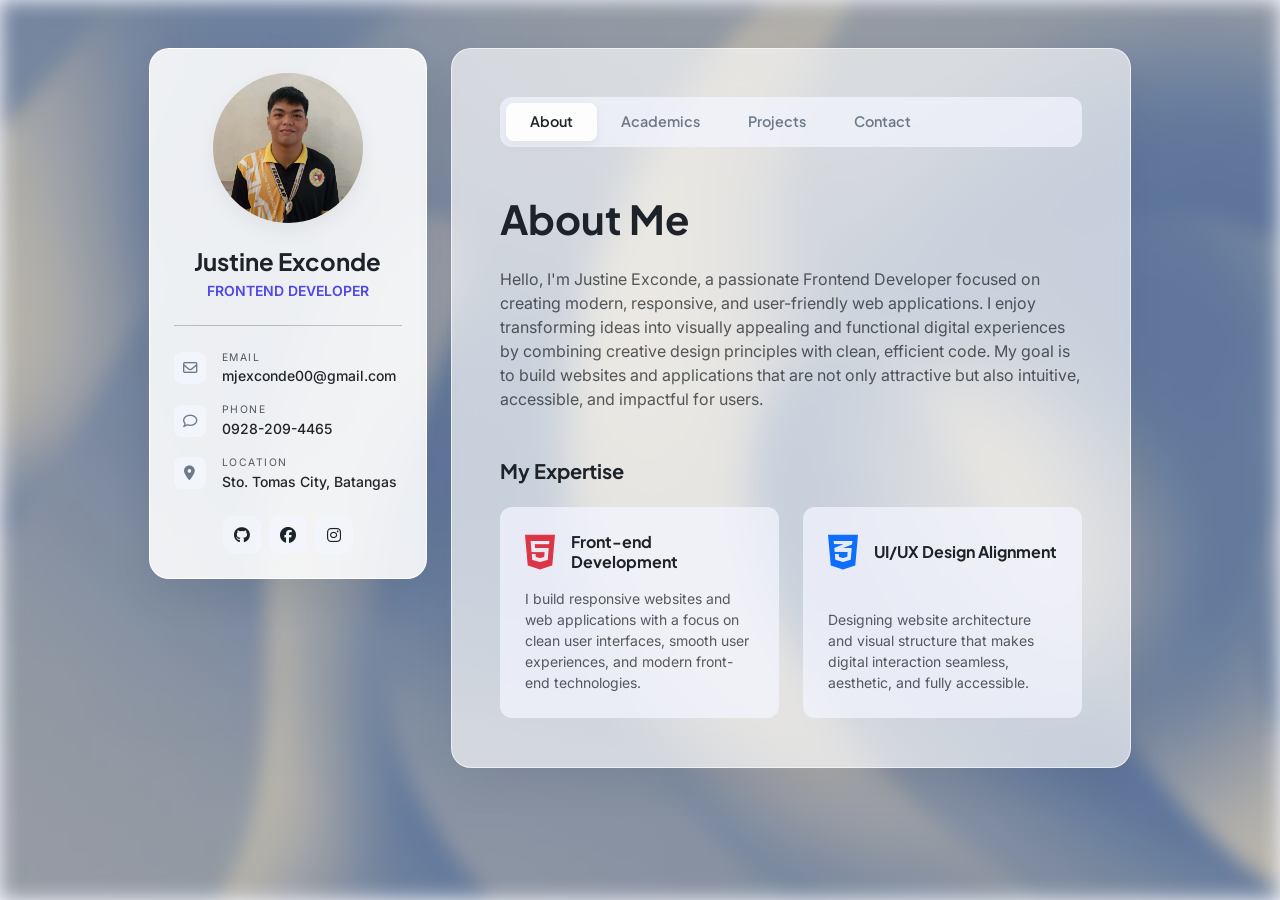
<file: index.html>
<!DOCTYPE html>
<html lang="en">
<head>
  <meta charset="UTF-8" />
  <meta name="viewport" content="width=device-width, initial-scale=1.0" />
  <title>Justine Exconde | Frontend Developer</title>
  <link href="https://cdn.jsdelivr.net/npm/bootstrap@5.3.0/dist/css/bootstrap.min.css" rel="stylesheet" />
  <link rel="icon" href="images/icons.png" />
  <link
    href="https://fonts.googleapis.com/css2?family=Inter:wght@300;400;500;600&family=Plus+Jakarta+Sans:wght@500;700;800&display=swap"
    rel="stylesheet" />
  <link rel="stylesheet" href="https://cdnjs.cloudflare.com/ajax/libs/font-awesome/6.4.0/css/all.min.css" />
  <link rel="stylesheet" href="style.css" />
</head>
<body>

  <div class="bg-photo" aria-hidden="true"></div>

  <div class="container-fluid min-vh-100 py-4 py-md-5 px-3 px-md-5">
    <div class="row g-4 justify-content-center">

      <aside class="col-xl-3 col-lg-4 col-md-5">
        <div class="profile-card text-center p-4 sticky-top">
          <div class="avatar-container mb-4 mx-auto">
            <img src="images/profile-avatar.jpg" alt="Justine Exconde" class="img-fluid rounded-5" />
          </div>

          <h1 class="h4 fw-bold mb-1 tracking-tight">Justine Exconde</h1>
          <p class="text-accent small fw-semibold uppercase tracking-wider mb-4">Frontend Developer</p>

          <hr class="my-4 opacity-10" />

          <div class="contact-info-list text-start small mb-4">
            <div class="d-flex align-items-center mb-3">
              <div class="icon-box me-3"><i class="fa-regular fa-envelope"></i></div>
              <div>
                <span class="text-muted d-block extra-small">EMAIL</span>
                <a href="mailto:mjexconde00@gmail.com" class="text-dark text-decoration-none fw-medium">mjexconde00@gmail.com</a>
              </div>
            </div>
            <div class="d-flex align-items-center mb-3">
              <div class="icon-box me-3"><i class="fa-regular fa-comment"></i></div>
              <div>
                <span class="text-muted d-block extra-small">PHONE</span>
                <span class="fw-medium text-dark">0928-209-4465</span>
              </div>
            </div>
            <div class="d-flex align-items-center">
              <div class="icon-box me-3"><i class="fa-solid fa-location-dot"></i></div>
              <div>
                <span class="text-muted d-block extra-small">LOCATION</span>
                <span class="fw-medium text-dark">Sto. Tomas City, Batangas</span>
              </div>
            </div>
          </div>

          <div class="d-flex justify-content-center gap-2 mt-4">
            <a href="#" class="social-btn"><i class="fab fa-github"></i></a>
            <a href="#" class="social-btn"><i class="fab fa-facebook"></i></a>
            <a href="#" class="social-btn"><i class="fab fa-instagram"></i></a>
          </div>
        </div>
      </aside>

      <main class="col-xl-7 col-lg-8 col-md-7">
        <div class="content-wrapper p-4 p-md-5">
          <ul class="nav custom-nav mb-5 d-flex justify-content-md-start justify-content-between"
            id="portfolioTabs" role="tablist">
            <li class="nav-item" role="presentation">
              <button class="nav-link active" id="about-tab" data-bs-toggle="tab" data-bs-target="#about" type="button"
                role="tab">About</button>
            </li>
            <li class="nav-item" role="presentation">
              <button class="nav-link" id="academics-tab" data-bs-toggle="tab" data-bs-target="#academics" type="button"
                role="tab">Academics</button>
            </li>
            <li class="nav-item" role="presentation">
              <button class="nav-link" id="projects-tab" data-bs-toggle="tab" data-bs-target="#projects" type="button"
                role="tab">Projects</button>
            </li>
            <li class="nav-item" role="presentation">
              <button class="nav-link" id="contacts-tab" data-bs-toggle="tab" data-bs-target="#contacts" type="button"
                role="tab">Contact</button>
            </li>
          </ul>

          <div class="tab-content" id="portfolioTabsContent">
            <div class="tab-pane fade show active" id="about" role="tabpanel">
              <h2 class="display-6 fw-bold mb-4">About Me</h2>
              <p class="lead-text text-muted mb-5">
               Hello, I'm Justine Exconde, a passionate Frontend Developer focused on creating modern, responsive, and user-friendly web applications. I enjoy transforming ideas into visually appealing and functional digital experiences by combining creative design principles with clean, efficient code. My goal is to build websites and applications that are not only attractive but also intuitive, accessible, and impactful for users.
              </p>

              <h3 class="h5 fw-bold mb-4 tracking-tight">My Expertise</h3>
              <div class="row g-4">
                <div class="col-md-6">
                  <div class="skill-card p-4">
                    <div class="d-flex align-items-center mb-3">
                      <i class="fab fa-html5 text-danger display-6 me-3"></i>
                      <h4 class="h6 fw-bold mb-0">Front-end Development</h4>
                    </div>
                    <p class="small text-muted mb-0">I build responsive websites and web applications with a focus on clean
                      user interfaces, smooth user experiences, and modern front-end technologies.</p>
                  </div>
                </div>
                <div class="col-md-6">
                  <div class="skill-card p-4">
                    <div class="d-flex align-items-center mb-3">
                      <i class="fab fa-css3-alt text-primary display-6 me-3"></i>
                      <h4 class="h6 fw-bold mb-0">UI/UX Design Alignment</h4>
                    </div>
                    <p class="small text-muted mb-0">Designing website architecture and visual structure that makes digital
                      interaction seamless, aesthetic, and fully accessible.</p>
                  </div>
                </div>
              </div>
            </div>

            <div class="tab-pane fade" id="academics" role="tabpanel" aria-labelledby="academics-tab">
              <h2 class="display-6 fw-bold mb-4">Academics</h2>
              <div class="row g-4">
                <div class="col-md-6">
                  <div class="academic-card">
                    <div class="project-preview p-4 d-flex align-items-center justify-content-center">
                      <img src="images/academics2.png" alt="Academic record preview"
                        class="img-fluid rounded-3" style="max-height:220px; object-fit:cover;" />
                    </div>
                    <div class="p-4">
                      <h4 class="h6 fw-bold mb-1">BENTO</h4>
                      <p class="small text-muted mb-3">Bento Layouting</p>
                      <a href="https://marcexconde.github.io/academic/" class="btn btn-outline-dark btn-sm rounded-pill px-3">View on GitHub</a>
                    </div>
                  </div>
                </div>
                <div class="col-md-6">
                  <div class="academic-card">
                    <div class="project-preview p-4 d-flex align-items-center justify-content-center">
                      <img src="images/academics1.png" alt="Academic record preview"
                        class="img-fluid rounded-3" style="max-height:220px; object-fit:cover;" />
                    </div>
                    <div class="p-4">
                      <h4 class="h6 fw-bold mb-1">BENTO</h4>
                      <p class="small text-muted mb-3">NBA BENTO LAYOUT</p>
                      <a href="https://marcexconde.github.io/academic/" class="btn btn-outline-dark btn-sm rounded-pill px-3">View on GitHub</a>
                    </div>
                  </div>
                </div>
              </div>
            </div>

            <div class="tab-pane fade" id="projects" role="tabpanel">
              <h2 class="display-6 fw-bold mb-4">My Projects</h2>
              <div class="row g-4">
                <div class="col-md-6">
                  <div class="project-card">
                    <div class="project-preview p-4 d-flex align-items-center justify-content-center">
                      <img src="images/project1.png" alt="Rental House Subdivision preview"
                        class="img-fluid rounded-3" style="max-height:220px; object-fit:cover;" />
                    </div>
                    <div class="p-4">
                      <h4 class="h6 fw-bold mb-1">Rental-House-Subdivision</h4>
                      <p class="small text-muted mb-3">Web Architecture & UI Integration</p>
                      <a href="#" class="btn btn-outline-dark btn-sm rounded-pill px-3">See Project</a>
                    </div>
                  </div>
                </div>
                <div class="col-md-6">
                  <div class="project-card">
                    <div class="project-preview p-4 d-flex align-items-center justify-content-center">
                      <img src="images/project2.png" alt="Logo 3d preview"
                        class="img-fluid rounded-3" style="max-height:220px; object-fit:cover;" />
                    </div>
                    <div class="p-4">
                      <h4 class="h6 fw-bold mb-1">Logo 3d</h4>
                      <p class="small text-muted mb-3">UI/UX Design & Prototyping</p>
                      <a href="#" class="btn btn-outline-dark btn-sm rounded-pill px-3">See Pgrojects</a>
                    </div>
                  </div>
                </div>
              </div>
            </div>

            <div class="tab-pane fade" id="contacts" role="tabpanel">
              <h2 class="display-6 fw-bold mb-2">Let's Connect</h2>
              <p class="text-muted mb-4">Do you have a project, collaboration, or opportunity in mind?
                 Feel free to reach out—I'm always open to discussing new ideas and possibilities.</p>
              <div class="status-badge mb-4 d-inline-flex align-items-center px-3 py-1 rounded-pill bg-success bg-opacity-10 text-success small">
                <span class="pulse-dot me-2"></span> Let's Connect! I'm currently available for new projects and collaborations.
              </div>

              <form class="mt-4">
                <div class="row g-3">
                  <div class="col-md-6">
                    <label class="form-label extra-small fw-bold text-muted uppercase">Your Name</label>
                    <input type="text" class="form-control custom-input" placeholder="Enter your name" />
                  </div>
                  <div class="col-md-6">
                    <label class="form-label extra-small fw-bold text-muted uppercase">Email Address</label>
                    <input type="email" class="form-control custom-input" placeholder="name@example.com" />
                  </div>
                  <div class="col-12">
                    <label class="form-label extra-small fw-bold text-muted uppercase">Subject</label>
                    <input type="text" class="form-control custom-input" placeholder="Project collaboration proposal" />
                  </div>
                  <div class="col-12">
                    <label class="form-label extra-small fw-bold text-muted uppercase">Message</label>
                    <textarea class="form-control custom-input" rows="4" placeholder="Tell me about your project..."></textarea>
                  </div>
                  <div class="col-12 mt-4">
                    <button type="submit" class="btn btn-dark w-100 py-3 rounded-3 tracking-wide text-uppercase font-weight-bold btn-submit">
                      Send Message
                    </button>
                  </div>
                </div>
              </form>
            </div>

          </div>
        </div>
      </main>

    </div>
  </div>

  <script src="https://cdn.jsdelivr.net/npm/bootstrap@5.3.0/dist/js/bootstrap.bundle.min.js"></script>
</body>
</html>
</file>
<file: style.css>
:root {
    --bg-main: rgba(244, 246, 255, 0.72);
    --card-bg: rgba(255, 255, 255, 0.92);
    --text-primary: #1e2229;
    --text-secondary: #6c7a89;
    --accent-color: #4f46e5;
    --border-radius-lg: 20px;
    --border-radius-sm: 12px;
}
.bg-photo {
    z-index: -1 !important;
}

.custom-nav, .custom-nav .nav-link {
    position: relative !important;
    z-index: 9999 !important;
    pointer-events: auto !important;
}

body {
    font-family: 'Inter', sans-serif;
    background-color: var(--bg-main);
    color: var(--text-primary);
    -webkit-font-smoothing: antialiased;
}

h1, h2, h3, h4, .nav-link {
    font-family: 'Plus Jakarta Sans', sans-serif;
}

.extra-small { font-size: 0.65rem; letter-spacing: 1.5px; }
.uppercase { text-transform: uppercase; }
.sticky-top { top: 0; z-index: 10; }

.profile-card {
    background: rgba(255, 255, 255, 0.88);
    border-radius: var(--border-radius-lg);
    box-shadow: 0 18px 40px rgba(17, 24, 39, 0.08);
    border: 1px solid rgba(255, 255, 255, 0.9);
    backdrop-filter: blur(16px);
}

.avatar-container {
    max-width: 150px;
    aspect-ratio: 1/1;
    overflow: hidden;
    border-radius: 50%;
    box-shadow: 0 8px 20px rgba(0,0,0,0.06);
}

.avatar-container img {
    width: 100%;
    height: 100%;
    object-fit: cover;
}

.text-accent { color: var(--accent-color); }

.icon-box {
    width: 32px;
    height: 32px;
    background: var(--bg-main);
    display: flex;
    align-items: center;
    justify-content: center;
    border-radius: 8px;
    color: var(--text-secondary);
    font-size: 0.9rem;
}

.social-btn {
    width: 38px;
    height: 38px;
    background: var(--bg-main);
    color: var(--text-primary);
    display: flex;
    align-items: center;
    justify-content: center;
    border-radius: 10px;
    text-decoration: none;
    transition: all 0.2s ease-in-out;
}
.social-btn:hover {
    background: var(--text-primary);
    color: #fff;
    transform: translateY(-2px);
}

.content-wrapper {
    background: rgba(255, 255, 255, 0.65); 
    backdrop-filter: blur(16px); 
    -webkit-backdrop-filter: blur(16px);
    border-radius: var(--border-radius-lg);
    box-shadow: 0 18px 40px rgba(17, 24, 39, 0.06);
    border: 1px solid rgba(255, 255, 255, 0.6); 
    min-height: 80vh;
}

.custom-nav {
    border-bottom: none;
    background: var(--bg-main);
    padding: 6px;
    border-radius: 12px;
    display: inline-flex;
}

.custom-nav .nav-link {
    color: var(--text-secondary);
    border: none;
    font-weight: 600;
    font-size: 0.9rem;
    padding: 8px 24px;
    border-radius: 8px;
    transition: all 0.25s cubic-bezier(0.4, 0, 0.2, 1);
}

.custom-nav .nav-link.active {
    background: var(--card-bg);
    color: var(--text-primary);
    box-shadow: 0 4px 12px rgba(0, 0, 0, 0.05);
}
.skill-card:hover {
    background: rgba(255, 255, 255, 0.9);
    border-color: var(--accent-color);
    box-shadow: 0 12px 24px rgba(0, 0, 0, 0.05);
}

.skill-card, .project-card {
    background: var(--bg-main);
    border-radius: var(--border-radius-sm);
    border: 1px solid transparent;
    transition: all 0.3s ease;
}

.skill-card {
    min-height: 100%;
    display: flex;
    flex-direction: column;
    justify-content: space-between;
}
.skill-card:hover {
    background: #fff;
    border-color: rgba(79, 70, 229, 0.15);
    box-shadow: 0 12px 24px rgba(79, 70, 229, 0.04);
}

.tab-pane#about .row.g-4 {
    align-items: stretch;
}

.tab-pane#about .col-md-6 {
    display: flex;
}


.project-preview {
    height: 160px;
    border-top-left-radius: var(--border-radius-sm);
    border-top-right-radius: var(--border-radius-sm);
    font-size: 1.1rem;
}

.custom-input {
    background-color: var(--bg-main);
    border: 1px solid transparent;
    padding: 12px 16px;
    border-radius: 10px;
    font-size: 0.95rem;
    color: var(--text-primary);
    transition: all 0.2s ease;
}
.custom-input:focus {
    background-color: #fff;
    border-color: var(--accent-color);
    box-shadow: 0 0 0 4px rgba(79, 70, 229, 0.1);
    outline: none;
}

.pulse-dot {
    width: 8px;
    height: 8px;
    background-color: #198754;
    border-radius: 50%;
    display: inline-block;
    animation: pulse 1.8s infinite;
}

@keyframes pulse {
    0% { transform: scale(0.95); box-shadow: 0 0 0 0 rgba(25, 135, 84, 0.7); }
    70% { transform: scale(1); box-shadow: 0 0 0 6px rgba(25, 135, 84, 0); }
    100% { transform: scale(0.95); box-shadow: 0 0 0 0 rgba(25, 135, 84, 0); }
}

.btn-submit {
    font-size: 0.85rem;
    font-weight: 600;
}
.bg-photo {
    position: fixed;
    inset: 0;
    background-image: url('images/bg.jpg');
    background-size: cover;
    background-position: center;
    background-repeat: no-repeat;
    filter: blur(10px);
    z-index: 0;
    pointer-events: none;
}

.container-fluid, .profile-card, .content-wrapper {
    position: relative;
    z-index: 1;
}
</file>
